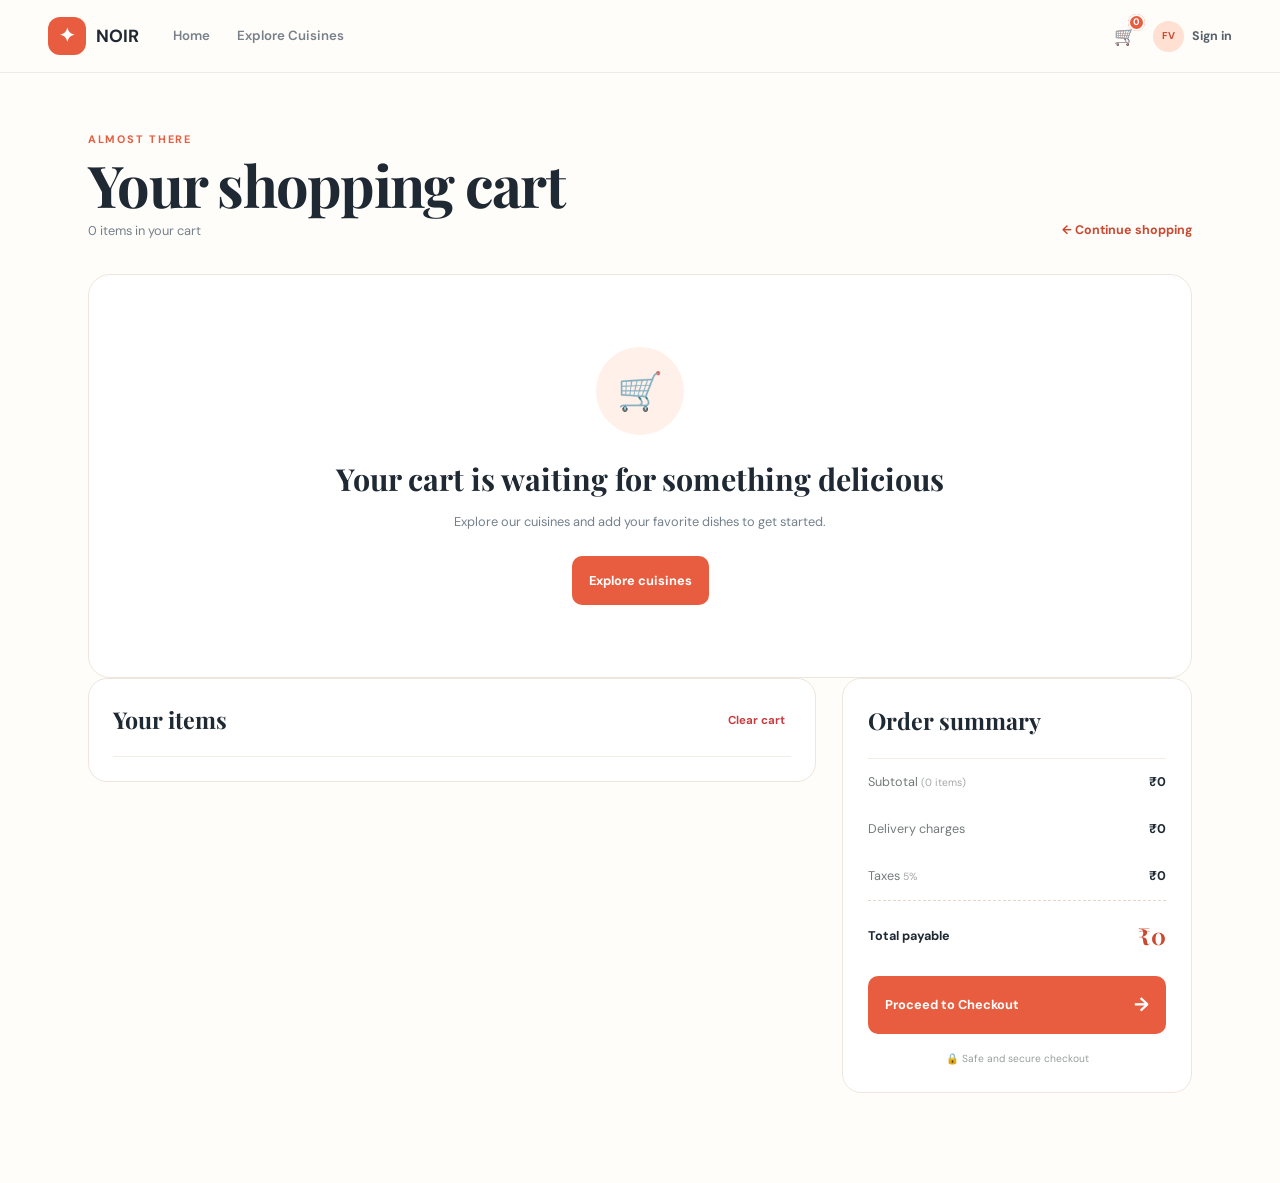
<file: pages/cart.html>
<!doctype html>
<html lang="en" class="cart-page">
<head>
  <meta charset="UTF-8">
  <meta name="viewport" content="width=device-width, initial-scale=1.0">
  <title>Your Cart | NOIR</title>
  <link rel="stylesheet" href="../css/reset.css">
  <link rel="stylesheet" href="../css/variables.css">
  <link rel="stylesheet" href="../css/global.css">
  <link rel="stylesheet" href="../css/home.css">
  <link rel="stylesheet" href="../css/cart.css">
</head>
<body>
  <header class="home-header"><div class="nav-wrap">
    <a class="brand" href="../index.html"><span class="brand-mark">✦</span><span>NOIR</span></a>
    <nav class="main-nav" aria-label="Main navigation"><a class="nav-link" href="../index.html">Home</a><a class="nav-link" href="../index.html#cuisines">Explore Cuisines</a></nav>
    <div class="nav-actions"><a class="cart-link active-cart" href="cart.html" aria-label="Shopping cart"><span aria-hidden="true">🛒</span><span class="cart-count" data-cart-count>0</span></a><a class="profile-link" data-profile-link href="login.html"><span class="profile-avatar" data-profile-avatar>FV</span><span class="profile-name" data-profile-name>Sign in</span></a></div>
  </div></header>

  <main class="cart-main">
    <div class="cart-heading"><div><span class="section-kicker">Almost there</span><h1>Your shopping cart</h1><p data-cart-count-label>0 items in your cart</p></div><a class="back-link" href="../index.html">← Continue shopping</a></div>
    <section class="empty-cart" data-empty-cart hidden><div class="empty-cart-icon">🛒</div><h2>Your cart is waiting for something delicious</h2><p>Explore our cuisines and add your favorite dishes to get started.</p><a class="primary-cart-button" href="../index.html#cuisines">Explore cuisines</a></section>
    <div class="cart-layout" data-cart-layout>
      <section class="cart-items-panel"><div class="cart-panel-heading"><h2>Your items</h2><button class="clear-cart-button" type="button" data-clear-cart>Clear cart</button></div><div class="cart-items" data-cart-items></div></section>
      <aside class="order-summary"><h2>Order summary</h2><div class="summary-row"><span>Subtotal <small data-summary-count>(0 items)</small></span><strong data-subtotal>₹0</strong></div><div class="summary-row"><span>Delivery charges</span><strong data-delivery>₹0</strong></div><div class="summary-row"><span>Taxes <small>5%</small></span><strong data-tax>₹0</strong></div><div class="summary-divider"></div><div class="summary-total"><span>Total payable</span><strong data-total>₹0</strong></div><a class="checkout-button" data-checkout-link href="checkout.html">Proceed to Checkout <span>→</span></a><p class="secure-note">🔒 Safe and secure checkout</p></aside>
    </div>
  </main>
  <script type="module" src="../js/cart-page.js"></script><script type="module" src="../js/app.js"></script>
</body>
</html>
</file>
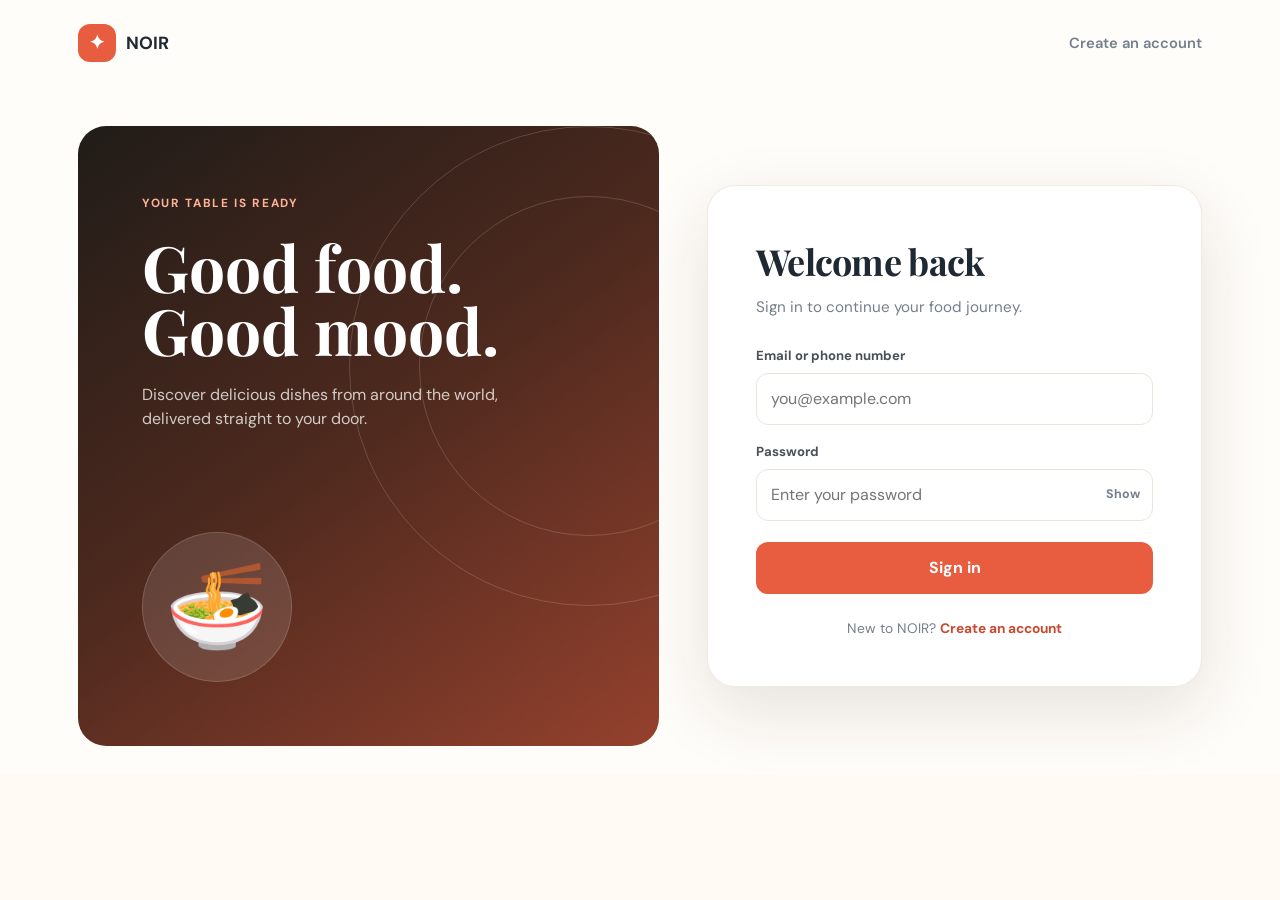
<file: pages/checkout.html>
<!doctype html>
<html lang="en" class="checkout-page">
<head>
  <meta charset="UTF-8">
  <meta name="viewport" content="width=device-width, initial-scale=1.0">
  <title>Checkout | NOIR</title>
  <link rel="stylesheet" href="../css/reset.css">
  <link rel="stylesheet" href="../css/variables.css">
  <link rel="stylesheet" href="../css/global.css">
  <link rel="stylesheet" href="../css/home.css">
  <link rel="stylesheet" href="../css/checkout.css">
</head>
<body>
  <header class="home-header"><div class="nav-wrap">
    <a class="brand" href="../index.html"><span class="brand-mark">✦</span><span>NOIR</span></a>
    <div class="checkout-progress"><span class="progress-done">1 Cart</span><span>›</span><strong>2 Checkout</strong><span>›</span><span>3 Confirmation</span></div>
    <a class="cart-link" href="cart.html" aria-label="Back to cart">🛒</a>
  </div></header>
  <main class="checkout-main">
    <div class="checkout-heading"><span class="section-kicker">Almost ready</span><h1>Complete your order</h1><p>Freshly made, carefully packed and on its way to you.</p></div>
    <section class="checkout-layout" data-checkout-layout>
      <form class="checkout-form" id="checkout-form" novalidate>
        <section class="checkout-card"><div class="checkout-card-heading"><span class="step-number">01</span><div><h2>Contact details</h2><p>We’ll use these details for your order updates.</p></div></div><div class="form-grid"><div class="checkout-field"><label for="customer-name">Full name</label><input id="customer-name" name="fullName" type="text" autocomplete="name" required><span class="checkout-error" data-error-for="customer-name"></span></div><div class="checkout-field"><label for="customer-phone">Phone number</label><input id="customer-phone" name="phone" type="tel" autocomplete="tel" required><span class="checkout-error" data-error-for="customer-phone"></span></div><div class="checkout-field full-width"><label for="customer-email">Email address</label><input id="customer-email" name="email" type="email" autocomplete="email" required><span class="checkout-error" data-error-for="customer-email"></span></div></div></section>
        <section class="checkout-card"><div class="checkout-card-heading"><span class="step-number">02</span><div><h2>Delivery address</h2><p>Where should we deliver the deliciousness?</p></div></div><div class="form-grid"><div class="checkout-field full-width"><label for="address-line">Flat, house no. and street</label><input id="address-line" name="address" type="text" autocomplete="street-address" placeholder="Apartment, house number and street" required><span class="checkout-error" data-error-for="address-line"></span></div><div class="checkout-field"><label for="address-city">City</label><input id="address-city" name="city" type="text" autocomplete="address-level2" placeholder="Mumbai" required><span class="checkout-error" data-error-for="address-city"></span></div><div class="checkout-field"><label for="address-state">State</label><input id="address-state" name="state" type="text" autocomplete="address-level1" placeholder="Maharashtra" required><span class="checkout-error" data-error-for="address-state"></span></div><div class="checkout-field"><label for="address-pincode">PIN code</label><input id="address-pincode" name="pincode" type="text" inputmode="numeric" autocomplete="postal-code" placeholder="400001" required><span class="checkout-error" data-error-for="address-pincode"></span></div></div></section>
        <section class="checkout-card"><div class="checkout-card-heading"><span class="step-number">03</span><div><h2>Payment method</h2><p>Simple, secure and hassle-free.</p></div></div><label class="payment-option"><input type="radio" name="payment" value="cod" checked><span class="payment-icon">💵</span><span><strong>Cash on Delivery</strong><small>Pay when your order arrives</small></span><span class="payment-check">✓</span></label><p class="payment-note">Online payments are not enabled in this demo experience.</p></section>
        <div class="checkout-message" data-checkout-message role="alert"></div><button class="place-order-button" type="submit">Place Order <span>→</span></button>
      </form>
      <aside class="checkout-summary"><h2>Your order</h2><div class="checkout-items" data-checkout-items></div><div class="checkout-summary-lines"><div><span>Subtotal</span><strong data-checkout-subtotal>₹0</strong></div><div><span>Delivery fee</span><strong data-checkout-delivery>₹0</strong></div><div><span>Taxes</span><strong data-checkout-tax>₹0</strong></div></div><div class="checkout-total"><span>Total payable</span><strong data-checkout-total>₹0</strong></div></aside>
    </section>
    <section class="order-confirmation" data-confirmation hidden><div class="confirmation-check">✓</div><span class="section-kicker">Order confirmed</span><h2>That’s a delicious decision!</h2><p>Your order has been placed successfully. We’ll start preparing it right away.</p><div class="order-id-box"><span>Order ID</span><strong data-order-id></strong></div><p class="confirmation-small">A confirmation has been saved for your demo order. Cash on Delivery selected.</p><a class="primary-cart-button" href="../index.html">Continue exploring</a></section>
  </main>
  <script type="module" src="../js/checkout-page.js"></script><script type="module" src="../js/app.js"></script>
</body>
</html>
</file>
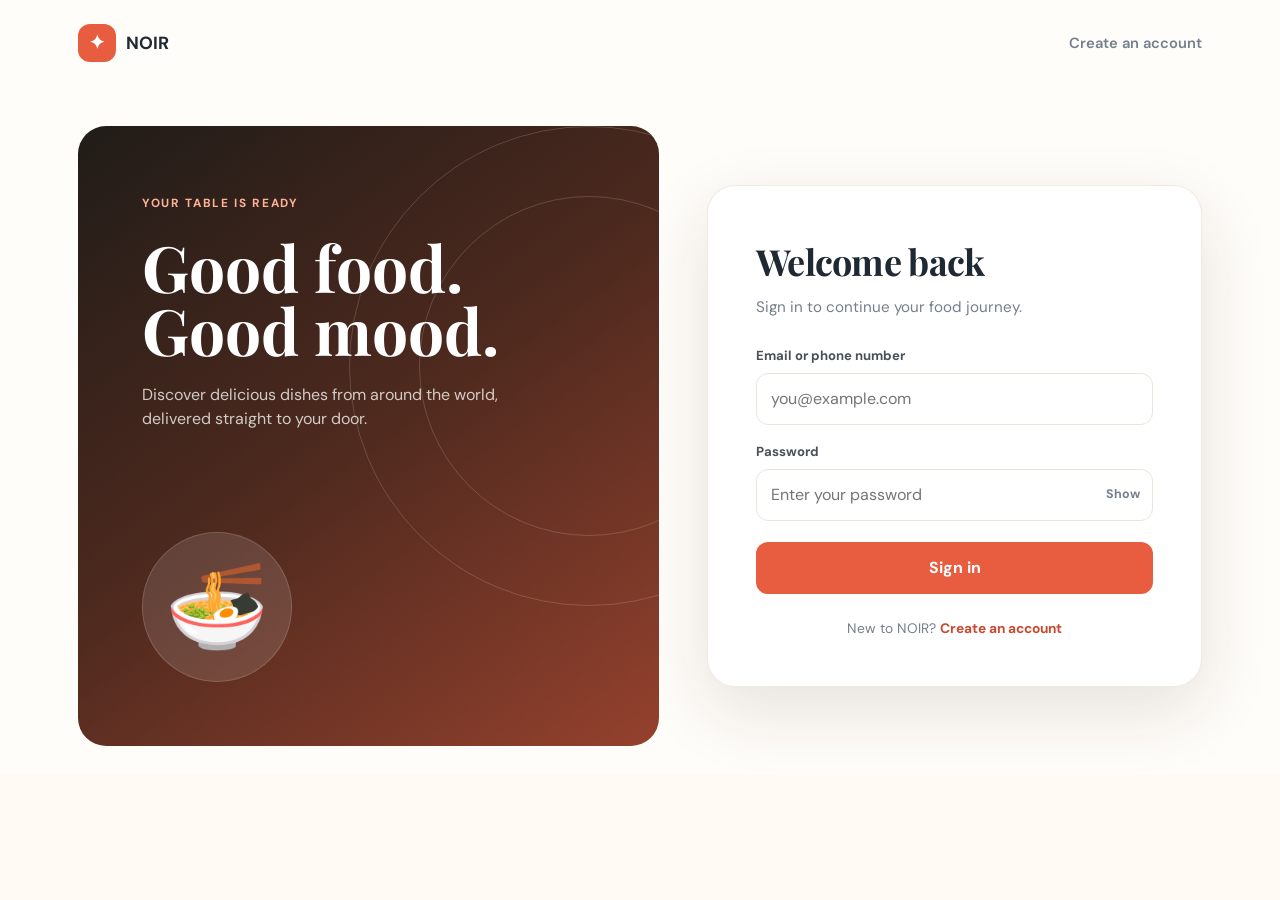
<file: pages/login.html>
<!doctype html>
<html lang="en" class="auth-page">
<head>
  <meta charset="UTF-8">
  <meta name="viewport" content="width=device-width, initial-scale=1.0">
  <title>Login | NOIR</title>
  <link rel="stylesheet" href="../css/reset.css">
  <link rel="stylesheet" href="../css/variables.css">
  <link rel="stylesheet" href="../css/global.css">
  <link rel="stylesheet" href="../css/auth.css">
</head>
<body>
  <header class="site-header">
    <a class="brand" href="../index.html" aria-label="NOIR home">
      <span class="brand-mark" aria-hidden="true">✦</span>
      <span>NOIR</span>
    </a>
    <a class="header-link" href="signup.html">Create an account</a>
  </header>

  <main class="auth-shell">
    <section class="auth-intro" aria-label="NOIR introduction">
      <div class="intro-copy">
        <span class="eyebrow">Your table is ready</span>
        <h1>Good food.<br>Good mood.</h1>
        <p>Discover delicious dishes from around the world, delivered straight to your door.</p>
      </div>
      <div class="food-orbit" aria-hidden="true">🍜</div>
    </section>

    <section class="auth-card">
      <h2>Welcome back</h2>
      <p class="auth-subtitle">Sign in to continue your food journey.</p>
      <form class="auth-form" id="login-form" novalidate>
        <div class="field">
          <label for="login-identifier">Email or phone number</label>
          <input id="login-identifier" name="identifier" type="text" autocomplete="username" placeholder="you@example.com" required>
          <span class="field-error" data-error-for="login-identifier"></span>
        </div>
        <div class="field">
          <label for="login-password">Password</label>
          <div class="input-wrap">
            <input class="has-toggle" id="login-password" name="password" type="password" autocomplete="current-password" placeholder="Enter your password" required>
            <button class="toggle-password" type="button" data-password-toggle="login-password" aria-label="Show password">Show</button>
          </div>
          <span class="field-error" data-error-for="login-password"></span>
        </div>
        <div class="form-message" id="login-message" role="alert"></div>
        <button class="primary-button" type="submit">Sign in</button>
      </form>
      <p class="auth-switch">New to NOIR? <a href="signup.html">Create an account</a></p>
    </section>
  </main>
  <script type="module" src="../js/auth-page.js"></script>
</body>
</html>
</file>
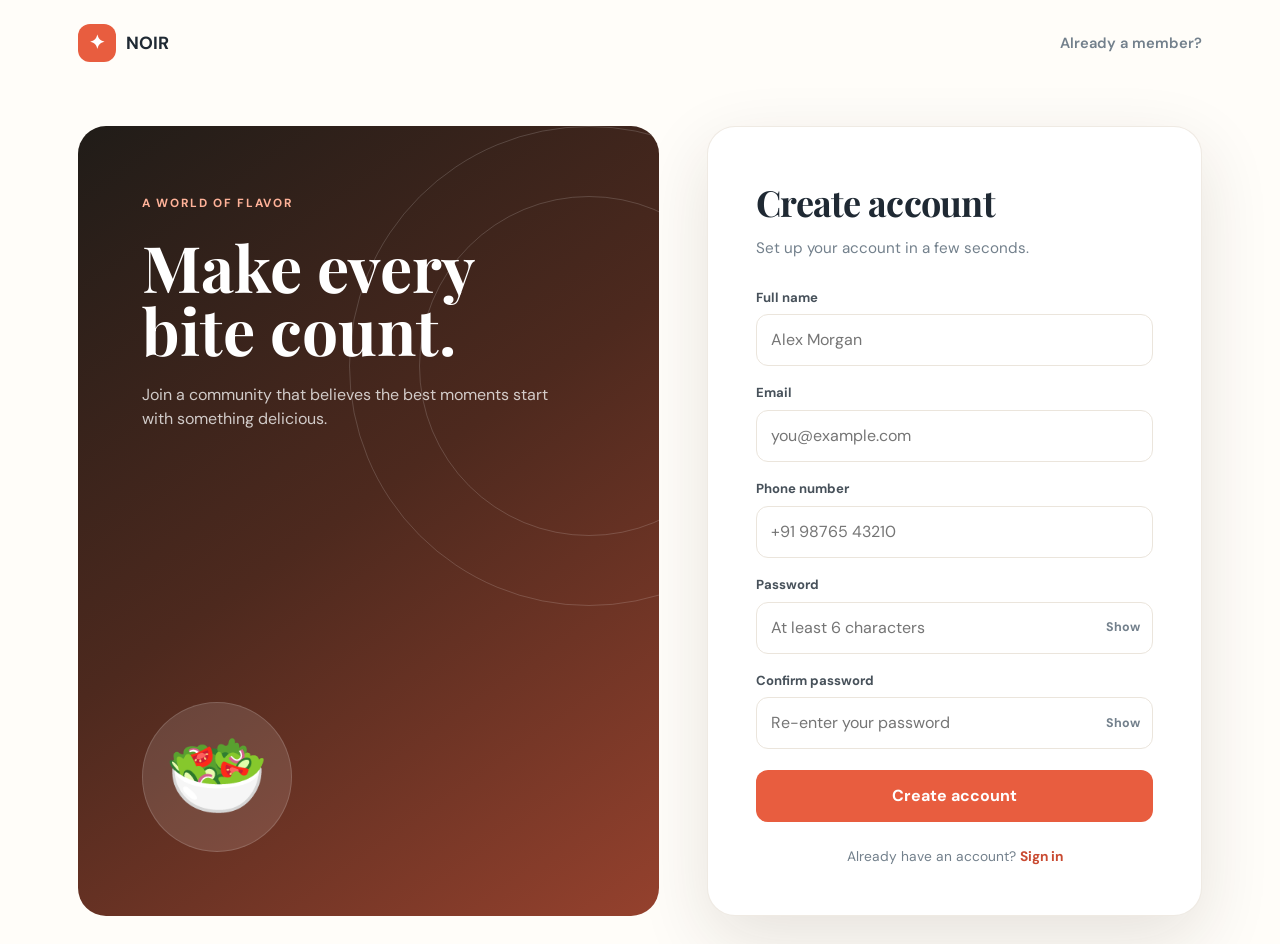
<file: pages/signup.html>
<!doctype html>
<html lang="en" class="auth-page">
<head>
  <meta charset="UTF-8">
  <meta name="viewport" content="width=device-width, initial-scale=1.0">
  <title>Sign Up | NOIR</title>
  <link rel="stylesheet" href="../css/reset.css">
  <link rel="stylesheet" href="../css/variables.css">
  <link rel="stylesheet" href="../css/global.css">
  <link rel="stylesheet" href="../css/auth.css">
</head>
<body>
  <header class="site-header">
    <a class="brand" href="../index.html" aria-label="NOIR home">
      <span class="brand-mark" aria-hidden="true">✦</span>
      <span>NOIR</span>
    </a>
    <a class="header-link" href="login.html">Already a member?</a>
  </header>

  <main class="auth-shell">
    <section class="auth-intro" aria-label="NOIR introduction">
      <div class="intro-copy">
        <span class="eyebrow">A world of flavor</span>
        <h1>Make every bite count.</h1>
        <p>Join a community that believes the best moments start with something delicious.</p>
      </div>
      <div class="food-orbit" aria-hidden="true">🥗</div>
    </section>

    <section class="auth-card">
      <h2>Create account</h2>
      <p class="auth-subtitle">Set up your account in a few seconds.</p>
      <form class="auth-form" id="signup-form" novalidate>
        <div class="field">
          <label for="signup-name">Full name</label>
          <input id="signup-name" name="fullName" type="text" autocomplete="name" placeholder="Alex Morgan" required>
          <span class="field-error" data-error-for="signup-name"></span>
        </div>
        <div class="field">
          <label for="signup-email">Email</label>
          <input id="signup-email" name="email" type="email" autocomplete="email" placeholder="you@example.com" required>
          <span class="field-error" data-error-for="signup-email"></span>
        </div>
        <div class="field">
          <label for="signup-phone">Phone number</label>
          <input id="signup-phone" name="phone" type="tel" autocomplete="tel" placeholder="+91 98765 43210" required>
          <span class="field-error" data-error-for="signup-phone"></span>
        </div>
        <div class="field">
          <label for="signup-password">Password</label>
          <div class="input-wrap">
            <input class="has-toggle" id="signup-password" name="password" type="password" autocomplete="new-password" placeholder="At least 6 characters" required>
            <button class="toggle-password" type="button" data-password-toggle="signup-password" aria-label="Show password">Show</button>
          </div>
          <span class="field-error" data-error-for="signup-password"></span>
        </div>
        <div class="field">
          <label for="signup-confirm-password">Confirm password</label>
          <div class="input-wrap">
            <input class="has-toggle" id="signup-confirm-password" name="confirmPassword" type="password" autocomplete="new-password" placeholder="Re-enter your password" required>
            <button class="toggle-password" type="button" data-password-toggle="signup-confirm-password" aria-label="Show password">Show</button>
          </div>
          <span class="field-error" data-error-for="signup-confirm-password"></span>
        </div>
        <div class="form-message" id="signup-message" role="alert"></div>
        <button class="primary-button" type="submit">Create account</button>
      </form>
      <p class="auth-switch">Already have an account? <a href="login.html">Sign in</a></p>
    </section>
  </main>
  <script type="module" src="../js/auth-page.js"></script>
</body>
</html>
</file>
<file: css/variables.css>
:root {
  --ink: #1f2933;
  --muted: #73808c;
  --paper: #fffdf9;
  --surface: #ffffff;
  --line: #ebe5dc;
  --brand: #e85d3f;
  --brand-dark: #c94a31;
  --brand-soft: #fff0e9;
  --success: #23815d;
  --danger: #c53e42;
  --shadow: 0 24px 70px rgba(49, 32, 20, 0.12);
  --radius-lg: 28px;
  --radius-md: 16px;
  --transition: 180ms ease;
}
</file>
<file: css/global.css>
@import url('https://fonts.googleapis.com/css2?family=DM+Sans:wght@400;500;600;700&family=Playfair+Display:wght@600;700&display=swap');

body {
  min-width: 320px;
  background: var(--paper);
  color: var(--ink);
  font-family: 'DM Sans', sans-serif;
  line-height: 1.5;
}

a {
  color: inherit;
  text-decoration: none;
}

button {
  border: 0;
  cursor: pointer;
}

.site-header {
  align-items: center;
  display: flex;
  justify-content: space-between;
  margin: 0 auto;
  max-width: 1180px;
  padding: 24px 28px;
}

.brand {
  align-items: center;
  display: inline-flex;
  gap: 10px;
  font-size: 1.1rem;
  font-weight: 700;
}

.brand-mark {
  align-items: center;
  background: var(--brand);
  border-radius: 12px;
  color: #fff;
  display: inline-flex;
  font-size: 1.2rem;
  height: 38px;
  justify-content: center;
  width: 38px;
}

.header-link {
  color: var(--muted);
  font-size: .92rem;
  font-weight: 600;
}

.header-link:hover {
  color: var(--brand);
}

.sr-only {
  height: 1px;
  margin: -1px;
  overflow: hidden;
  position: absolute;
  width: 1px;
  clip: rect(0, 0, 0, 0);
}
</file>
<file: css/home.css>
.home-page { background: #fffdf9; min-height: 100vh; }
.home-header { background: rgba(255, 253, 249, .92); border-bottom: 1px solid #f0ebe5; position: sticky; top: 0; z-index: 20; backdrop-filter: blur(16px); }
.nav-wrap { align-items: center; display: flex; gap: 34px; justify-content: space-between; margin: 0 auto; max-width: 1240px; padding: 17px 28px; }
.brand-accent { color: var(--brand); }
.main-nav { align-items: center; display: flex; gap: 27px; margin-right: auto; }
.nav-link { color: #78818a; font-size: .83rem; font-weight: 600; position: relative; }
.nav-link:hover, .nav-link.active { color: var(--ink); }
.nav-link.active::after { background: var(--brand); border-radius: 8px; bottom: -24px; content: ''; height: 3px; left: 50%; position: absolute; transform: translateX(-50%); width: 17px; }
.nav-actions { align-items: center; display: flex; gap: 17px; }
.nav-icon-link { color: var(--ink); font-size: 1.7rem; line-height: 1; transform: rotate(-20deg); }
.cart-link { align-items: center; display: inline-flex; font-size: 1.1rem; position: relative; }
.cart-count { align-items: center; background: var(--brand); border: 2px solid #fffdf9; border-radius: 50%; color: #fff; display: flex; font-size: .6rem; font-weight: 700; height: 17px; justify-content: center; position: absolute; right: -9px; top: -9px; width: 17px; }
.profile-link { align-items: center; display: inline-flex; gap: 8px; }
.profile-avatar { align-items: center; background: #ffe0d2; border-radius: 50%; color: var(--brand-dark); display: flex; font-size: .62rem; font-weight: 700; height: 31px; justify-content: center; width: 31px; }
.profile-name { color: #56616a; font-size: .78rem; font-weight: 700; max-width: 100px; overflow: hidden; text-overflow: ellipsis; white-space: nowrap; }
.mobile-menu-button { background: none; display: none; font-size: 1.3rem; }
.home-container { margin: 0 auto; max-width: 1240px; padding: 33px 28px 80px; }
.home-hero { background: linear-gradient(90deg, rgba(33, 23, 17, .89) 0%, rgba(33, 23, 17, .67) 46%, rgba(33, 23, 17, .08) 100%), url('https://images.unsplash.com/photo-1504674900247-0877df9cc836?auto=format&fit=crop&w=1800&q=90') center/cover; border-radius: 27px; color: #fff; min-height: 472px; overflow: hidden; padding: clamp(45px, 7vw, 84px); position: relative; }
.hero-content { max-width: 540px; position: relative; z-index: 1; }
.eyebrow, .section-kicker { color: #ffae95; display: block; font-size: .68rem; font-weight: 700; letter-spacing: .16em; text-transform: uppercase; }
.hero-content h1 { font-family: 'Playfair Display', serif; font-size: clamp(3.1rem, 6vw, 5.3rem); letter-spacing: -.04em; line-height: .96; margin: 17px 0; }
.hero-copy { color: rgba(255,255,255,.76); font-size: .97rem; line-height: 1.7; max-width: 410px; }
.hero-search { align-items: center; background: #fff; border-radius: 13px; display: flex; gap: 10px; margin-top: 31px; max-width: 485px; padding: 6px; }
.search-symbol { color: var(--brand); font-size: 1.6rem; line-height: 1; margin-left: 10px; transform: rotate(-20deg); }
.hero-search input { border: 0; color: var(--ink); min-width: 0; outline: 0; padding: 12px 0; width: 100%; }
.hero-search button, .offer-button { background: var(--brand); border-radius: 9px; color: #fff; font-size: .78rem; font-weight: 700; padding: 13px 20px; white-space: nowrap; }
.clear-search { background: transparent !important; color: #8c9292 !important; font-size: 1.25rem !important; padding: 7px 10px !important; }
.clear-search:hover { color: var(--brand) !important; }
.hero-meta { align-items: center; color: rgba(255,255,255,.63); display: flex; font-size: .72rem; gap: 11px; margin-top: 20px; }
.hero-meta b { color: #fff; }.meta-dot { color: #fa8364; }
.hero-sticker { align-items: center; background: #fff; border-radius: 50%; box-shadow: 0 12px 28px rgba(0,0,0,.2); display: flex; font-size: 2rem; height: 69px; justify-content: center; position: absolute; width: 69px; }
.sticker-one { right: 13%; top: 21%; transform: rotate(10deg); }.sticker-two { bottom: 18%; right: 26%; font-size: 1.7rem; transform: rotate(-12deg); }
.hero-rating { align-items: center; background: rgba(255,255,255,.94); border-radius: 11px; bottom: 29px; color: var(--ink); display: flex; gap: 6px; padding: 10px 14px; position: absolute; right: 37px; }.hero-rating span { color: #f4ae38; }.hero-rating strong { font-size: .8rem; }.hero-rating small { color: #8a8f92; font-size: .61rem; margin-left: 2px; }
.section-block { margin-top: 77px; }.section-heading { align-items: end; display: flex; justify-content: space-between; margin-bottom: 24px; }.section-heading h2 { font-family: 'Playfair Display', serif; font-size: clamp(1.8rem, 3vw, 2.3rem); line-height: 1.1; margin-top: 7px; }.text-link { color: var(--brand-dark); font-size: .79rem; font-weight: 700; }.text-link span { font-size: 1.05rem; margin-left: 5px; }.section-kicker { color: var(--brand); }
.global-search-results { background: #fff7f1; border: 1px solid #f3e4d9; border-radius: 22px; margin-top: 34px; padding: 31px; scroll-margin-top: 92px; }.global-search-results[hidden] { display: none; }.search-summary { color: var(--muted); font-size: .78rem; margin: -9px 0 22px; }.clear-results { background: transparent; color: var(--brand-dark); font-size: .76rem; font-weight: 700; padding: 7px 0; }.global-search-results .food-grid { grid-template-columns: repeat(4, 1fr); }.food-cuisine { color: var(--brand-dark); display: block; font-size: .67rem; font-weight: 700; margin-top: 5px; }.no-results { padding: 42px 20px 30px; text-align: center; }.no-results span { color: var(--brand); font-size: 2.5rem; }.no-results h3 { font-family: 'Playfair Display', serif; font-size: 1.7rem; margin: 8px 0; }.no-results p { color: var(--muted); font-size: .78rem; }
.cuisine-grid { display: grid; gap: 13px; grid-template-columns: repeat(9, 1fr); }.cuisine-card { align-items: center; background: #fff; border: 1px solid #f0ebe4; border-radius: 15px; display: flex; flex-direction: column; min-height: 145px; padding: 17px 7px 13px; text-align: center; transition: transform .2s ease, box-shadow .2s ease; }.cuisine-card:hover { box-shadow: 0 13px 25px rgba(70,42,24,.1); transform: translateY(-5px); }.cuisine-emoji { align-items: center; background: #fff3eb; border-radius: 50%; display: flex; font-size: 1.85rem; height: 65px; justify-content: center; margin-bottom: 11px; width: 65px; }.cuisine-card strong { font-size: .78rem; }.cuisine-card small { color: #9b9d9b; font-size: .59rem; margin-top: 4px; }.cuisine-american .cuisine-emoji { background: #fff6dc; }.cuisine-mexican .cuisine-emoji { background: #e8f6e9; }.cuisine-japanese .cuisine-emoji { background: #ffe8ec; }.cuisine-chinese .cuisine-emoji { background: #fff0f0; }.cuisine-italian .cuisine-emoji { background: #e7f5eb; }.cuisine-korean .cuisine-emoji { background: #f0eaff; }.cuisine-thai .cuisine-emoji { background: #fff5da; }.cuisine-continental .cuisine-emoji { background: #e9f4f8; }
.dish-grid { display: grid; gap: 20px; grid-template-columns: repeat(3, 1fr); }.dish-card { background: #fff; border: 1px solid #f0ebe4; border-radius: 17px; overflow: hidden; transition: box-shadow .2s ease, transform .2s ease; }.dish-card:hover { box-shadow: 0 18px 32px rgba(70,42,24,.1); transform: translateY(-4px); }.dish-image { height: 203px; overflow: hidden; position: relative; }.dish-image img { height: 100%; object-fit: cover; transition: transform .35s ease; width: 100%; }.dish-card:hover .dish-image img { transform: scale(1.04); }.dish-badge { background: #fff0e8; border-radius: 5px; color: var(--brand-dark); font-size: .58rem; font-weight: 700; left: 12px; padding: 6px 8px; position: absolute; top: 12px; }.dish-badge.green { background: #e7f5e9; color: #397d4f; }.dish-badge.purple { background: #eeeaff; color: #6652a9; }.save-button { background: rgba(255,255,255,.9); border-radius: 50%; color: var(--brand); font-size: 1.25rem; height: 32px; position: absolute; right: 12px; top: 12px; width: 32px; }.dish-info { padding: 17px; }.dish-title-row { align-items: start; display: flex; gap: 8px; justify-content: space-between; }.dish-title-row h3 { font-size: .94rem; }.rating { color: #e89518; font-size: .68rem; font-weight: 700; white-space: nowrap; }.dish-info p { color: #929899; font-size: .72rem; line-height: 1.5; margin: 8px 0 16px; }.dish-bottom { align-items: center; display: flex; justify-content: space-between; }.dish-bottom strong { font-family: 'Playfair Display', serif; font-size: 1.18rem; }.add-button { background: var(--brand-soft); border-radius: 7px; color: var(--brand-dark); font-size: .7rem; font-weight: 700; padding: 9px 13px; }.add-button:hover { background: var(--brand); color: #fff; }.empty-search { color: var(--muted); padding: 25px; text-align: center; }
.split-section { margin-top: 78px; }.trend-grid { display: grid; gap: 18px; grid-template-columns: repeat(2, 1fr); }.trend-card { align-items: end; background-position: center; background-size: cover; border-radius: 18px; color: #fff; display: flex; justify-content: space-between; min-height: 225px; overflow: hidden; padding: 27px; position: relative; }.trend-card::before { background: linear-gradient(90deg, rgba(23,20,18,.8), transparent); content: ''; inset: 0; position: absolute; }.trend-card > * { position: relative; }.trend-noodles { background-image: url('https://images.unsplash.com/photo-1559314809-0d155014e29e?auto=format&fit=crop&w=1000&q=85'); }.trend-tacos { background-image: url('https://images.unsplash.com/photo-1552332386-f8dd00dc2f85?auto=format&fit=crop&w=1000&q=85'); }.trend-card span { color: #ffb195; font-size: .63rem; font-weight: 700; letter-spacing: .11em; text-transform: uppercase; }.trend-card h3 { font-family: 'Playfair Display', serif; font-size: 1.9rem; line-height: 1; margin: 9px 0; }.trend-card small { color: rgba(255,255,255,.7); font-size: .7rem; }.trend-card > strong { align-items: center; background: #fff; border-radius: 50%; color: var(--brand); display: flex; font-size: 1.2rem; height: 37px; justify-content: center; width: 37px; }
.offer-banner { align-items: center; background: #2d2520; border-radius: 20px; color: #fff; display: flex; justify-content: space-between; margin-top: 78px; min-height: 285px; overflow: hidden; padding: 45px 73px; position: relative; }.offer-copy { position: relative; z-index: 1; }.offer-copy .section-kicker { color: #ffad91; }.offer-copy h2 { font-family: 'Playfair Display', serif; font-size: clamp(2rem, 4vw, 3.2rem); line-height: .98; margin: 13px 0; }.offer-copy h2 em { color: #f47756; font-style: normal; }.offer-copy p { color: #bbb1aa; font-size: .8rem; }.offer-copy p strong { color: #fff; }.offer-button { margin-top: 20px; }.offer-button strong { margin-left: 7px; }.offer-art { font-size: 9rem; position: relative; right: 5%; transform: rotate(-15deg); z-index: 1; }.offer-spark { color: #ef6447; font-size: 2rem; position: absolute; }.spark-a { right: 33%; top: 27%; }.spark-b { bottom: 20%; right: 15%; font-size: 1rem; }
.site-footer { background: #211d1a; color: #fff; padding: 50px 28px 20px; }.footer-inner, .footer-bottom { display: flex; justify-content: space-between; margin: 0 auto; max-width: 1184px; }.footer-brand { color: #fff; }.footer-inner > div:first-child p { color: #8e8984; font-size: .73rem; margin-top: 16px; }.footer-links { display: flex; gap: 75px; }.footer-links, .footer-social { font-size: .73rem; }.footer-links div { display: flex; flex-direction: column; gap: 11px; }.footer-links strong, .footer-social strong { color: #fff; margin-bottom: 5px; }.footer-links a { color: #8e8984; }.footer-links a:hover { color: #fff; }.footer-social > div { display: flex; gap: 9px; margin-top: 15px; }.footer-social a { align-items: center; border: 1px solid #4c4540; border-radius: 50%; color: #b9b1aa; display: flex; font-size: .7rem; height: 29px; justify-content: center; width: 29px; }.footer-bottom { border-top: 1px solid #38312d; color: #77716c; font-size: .65rem; margin-top: 42px; padding-top: 19px; }.footer-bottom span:last-child { color: #99908a; }
@media (max-width: 1050px) { .cuisine-grid { grid-template-columns: repeat(5, 1fr); }.nav-wrap { gap: 20px; }.main-nav { gap: 16px; }.global-search-results .food-grid { grid-template-columns: repeat(3, 1fr); } }
@media (max-width: 760px) { .nav-wrap { padding: 15px 20px; }.mobile-menu-button { display: block; margin-left: auto; }.main-nav { background: #fff; border: 1px solid var(--line); border-radius: 13px; display: none; flex-direction: column; gap: 18px; left: 20px; padding: 20px; position: absolute; right: 20px; top: 68px; }.main-nav.is-open { display: flex; }.nav-link.active::after { bottom: -8px; }.nav-actions { gap: 12px; }.profile-name { display: none; }.home-container { padding: 20px 16px 60px; }.home-hero { min-height: 525px; padding: 42px 28px; }.hero-sticker { opacity: .82; right: 9%; }.sticker-two { right: 17%; }.hero-rating { bottom: 25px; left: 28px; right: auto; }.cuisine-grid { grid-template-columns: repeat(3, 1fr); }.dish-grid, .trend-grid, .global-search-results .food-grid { grid-template-columns: 1fr; }.global-search-results { padding: 24px 17px; }.offer-banner { padding: 38px 28px; }.offer-art { font-size: 6rem; position: absolute; right: 3%; top: 20%; }.footer-inner { flex-wrap: wrap; gap: 35px; }.footer-links { gap: 35px; }.footer-social { width: 100%; }.footer-bottom { gap: 10px; flex-direction: column; } }
@media (max-width: 440px) { .hero-meta { align-items: start; flex-direction: column; gap: 2px; }.meta-dot { display: none; }.hero-search button { padding: 12px 13px; }.cuisine-card { min-height: 132px; }.cuisine-emoji { font-size: 1.5rem; height: 55px; width: 55px; }.cuisine-card small { display: none; }.footer-links { gap: 26px; } }
</file>
<file: css/cart.css>
.cart-page { background: #fffaf5; min-height: 100vh; }
.active-cart { filter: drop-shadow(0 0 0 var(--brand)); }
.cart-main { margin: 0 auto; max-width: 1160px; padding: 58px 28px 90px; }
.cart-heading { align-items: end; display: flex; justify-content: space-between; margin-bottom: 34px; }.cart-heading h1 { font-family: 'Playfair Display', serif; font-size: clamp(2.3rem, 5vw, 3.6rem); letter-spacing: -.03em; line-height: 1; margin: 9px 0 7px; }.cart-heading p { color: var(--muted); font-size: .8rem; }.back-link { color: var(--brand-dark); font-size: .78rem; font-weight: 700; }
.cart-layout { align-items: start; display: grid; gap: 26px; grid-template-columns: minmax(0, 1fr) 350px; }.cart-items-panel, .order-summary { background: #fff; border: 1px solid #eee6de; border-radius: 19px; }.cart-items-panel { padding: 24px; }.cart-panel-heading { align-items: center; border-bottom: 1px solid #f2ece6; display: flex; justify-content: space-between; padding-bottom: 18px; }.cart-panel-heading h2, .order-summary h2 { font-family: 'Playfair Display', serif; font-size: 1.45rem; }.clear-cart-button { background: transparent; color: var(--danger); font-size: .72rem; font-weight: 700; }
.cart-item { align-items: center; border-bottom: 1px solid #f2ece6; display: grid; gap: 15px; grid-template-columns: 84px minmax(0, 1fr) auto auto; padding: 19px 0; }.cart-item:last-child { border-bottom: 0; padding-bottom: 4px; }.cart-item-image { border-radius: 12px; height: 84px; object-fit: cover; width: 84px; }.cart-item-info h3 { font-size: .92rem; }.cart-item-info p { color: var(--muted); font-size: .7rem; margin-top: 5px; }.cart-item-price { color: var(--brand-dark); font-size: .82rem; font-weight: 700; margin-top: 9px; }.quantity-control { align-items: center; border: 1px solid #e7e0d8; border-radius: 8px; display: flex; }.quantity-control button { background: transparent; color: var(--brand-dark); font-size: 1rem; height: 29px; width: 29px; }.quantity-control span { font-size: .75rem; font-weight: 700; min-width: 21px; text-align: center; }.item-total { font-family: 'Playfair Display', serif; font-size: 1.05rem; min-width: 67px; text-align: right; }.remove-item { background: transparent; color: #aaa4a0; font-size: .9rem; margin-left: 5px; }.remove-item:hover { color: var(--danger); }
.order-summary { padding: 25px; position: sticky; top: 95px; }.order-summary h2 { border-bottom: 1px solid #f2ece6; padding-bottom: 19px; }.summary-row, .summary-total { align-items: center; display: flex; font-size: .79rem; justify-content: space-between; padding: 14px 0; }.summary-row span { color: #747a7b; }.summary-row small { color: #a4a6a4; font-size: .65rem; }.summary-row strong { color: var(--ink); }.summary-divider { border-top: 1px dashed #e0d8cf; }.summary-total { font-weight: 700; padding: 18px 0 22px; }.summary-total strong { color: var(--brand-dark); font-family: 'Playfair Display', serif; font-size: 1.45rem; }.checkout-button, .primary-cart-button { align-items: center; background: var(--brand); border-radius: 10px; color: #fff; display: flex; font-size: .8rem; font-weight: 700; justify-content: space-between; padding: 15px 17px; transition: background .18s ease, transform .18s ease; }.checkout-button:hover, .primary-cart-button:hover { background: var(--brand-dark); transform: translateY(-1px); }.checkout-button span { font-size: 1.2rem; }.secure-note { color: #9a9d9d; font-size: .64rem; margin-top: 17px; text-align: center; }
.empty-cart { background: #fff; border: 1px solid #eee6de; border-radius: 22px; padding: 72px 24px; text-align: center; }.empty-cart-icon { align-items: center; background: var(--brand-soft); border-radius: 50%; display: flex; font-size: 2.3rem; height: 88px; justify-content: center; margin: 0 auto 21px; width: 88px; }.empty-cart h2 { font-family: 'Playfair Display', serif; font-size: 1.9rem; }.empty-cart p { color: var(--muted); font-size: .8rem; margin: 10px auto 25px; }.primary-cart-button { display: inline-flex; justify-content: center; }
@media (max-width: 820px) { .cart-layout { grid-template-columns: 1fr; }.order-summary { position: static; } }
@media (max-width: 560px) { .cart-main { padding: 35px 16px 60px; }.cart-heading { align-items: start; flex-direction: column; gap: 18px; }.cart-items-panel { padding: 18px 16px; }.cart-item { gap: 10px; grid-template-columns: 62px minmax(0, 1fr) auto; }.cart-item-image { height: 62px; width: 62px; }.quantity-control { grid-column: 2; grid-row: 2; justify-self: start; }.item-total { grid-column: 3; grid-row: 1 / span 2; }.remove-item { grid-column: 3; grid-row: 2; justify-self: end; } }
</file>
<file: css/checkout.css>
.checkout-page { background: #fffaf5; min-height: 100vh; }.checkout-progress { align-items: center; color: #aaa6a0; display: flex; font-size: .67rem; gap: 10px; margin-left: auto; margin-right: auto; }.checkout-progress strong { color: var(--brand-dark); }.progress-done { color: var(--success); }.checkout-main { margin: 0 auto; max-width: 1120px; padding: 52px 28px 90px; }.checkout-heading { margin-bottom: 32px; }.checkout-heading h1 { font-family: 'Playfair Display', serif; font-size: clamp(2.4rem, 5vw, 3.6rem); line-height: 1; margin: 10px 0; }.checkout-heading p { color: var(--muted); font-size: .82rem; }.checkout-layout { align-items: start; display: grid; gap: 27px; grid-template-columns: minmax(0, 1fr) 350px; }.checkout-form { display: grid; gap: 17px; }.checkout-card, .checkout-summary, .order-confirmation { background: #fff; border: 1px solid #eee6de; border-radius: 18px; }.checkout-card { padding: 25px; }.checkout-card-heading { align-items: start; display: flex; gap: 13px; margin-bottom: 23px; }.step-number { color: var(--brand); font-family: 'Playfair Display', serif; font-size: 1rem; font-weight: 700; }.checkout-card h2, .checkout-summary h2 { font-family: 'Playfair Display', serif; font-size: 1.35rem; }.checkout-card-heading p { color: var(--muted); font-size: .7rem; margin-top: 4px; }.form-grid { display: grid; gap: 16px; grid-template-columns: 1fr 1fr; }.checkout-field { display: grid; gap: 7px; }.checkout-field.full-width { grid-column: 1 / -1; }.checkout-field label { color: #4e585c; font-size: .73rem; font-weight: 700; }.checkout-field input { border: 1px solid #e7e0d8; border-radius: 10px; color: var(--ink); outline: 0; padding: 12px 13px; width: 100%; }.checkout-field input:focus { border-color: var(--brand); box-shadow: 0 0 0 4px rgba(232,93,63,.1); }.checkout-field input[aria-invalid=true] { border-color: var(--danger); }.checkout-error { color: var(--danger); display: none; font-size: .68rem; }.checkout-error.is-visible { display: block; }.payment-option { align-items: center; border: 1px solid #f0c4b6; border-radius: 12px; cursor: pointer; display: flex; gap: 12px; padding: 15px; }.payment-option input { accent-color: var(--brand); }.payment-icon { font-size: 1.35rem; }.payment-option strong, .payment-option small { display: block; }.payment-option strong { font-size: .8rem; }.payment-option small { color: var(--muted); font-size: .67rem; margin-top: 4px; }.payment-check { align-items: center; background: var(--brand); border-radius: 50%; color: #fff; display: flex; font-size: .7rem; height: 20px; justify-content: center; margin-left: auto; width: 20px; }.payment-note { color: var(--muted); font-size: .67rem; margin-top: 12px; }.checkout-message { border-radius: 9px; color: var(--danger); display: none; font-size: .75rem; padding: 11px 13px; }.checkout-message.is-visible { background: #fff0f0; display: block; }.place-order-button { align-items: center; background: var(--brand); border-radius: 11px; color: #fff; display: flex; font-size: .84rem; font-weight: 700; justify-content: space-between; padding: 16px 18px; transition: background .18s ease, transform .18s ease; }.place-order-button:hover { background: var(--brand-dark); transform: translateY(-1px); }.place-order-button span { font-size: 1.2rem; }.checkout-summary { padding: 25px; position: sticky; top: 95px; }.checkout-summary h2 { border-bottom: 1px solid #f2ece6; padding-bottom: 18px; }.checkout-items { display: grid; gap: 14px; padding: 18px 0; }.checkout-item { align-items: center; display: grid; gap: 10px; grid-template-columns: 45px minmax(0, 1fr) auto; }.checkout-item img { border-radius: 8px; height: 45px; object-fit: cover; width: 45px; }.checkout-item strong { font-size: .72rem; }.checkout-item p { color: var(--muted); font-size: .64rem; margin-top: 3px; }.checkout-item > b { font-size: .74rem; }.checkout-summary-lines { border-top: 1px solid #f2ece6; display: grid; gap: 13px; padding: 17px 0; }.checkout-summary-lines div, .checkout-total { align-items: center; display: flex; font-size: .75rem; justify-content: space-between; }.checkout-summary-lines span { color: var(--muted); }.checkout-total { border-top: 1px dashed #ddd4ca; font-weight: 700; padding-top: 18px; }.checkout-total strong { color: var(--brand-dark); font-family: 'Playfair Display', serif; font-size: 1.4rem; }.order-confirmation { margin: 0 auto; max-width: 610px; padding: 55px 35px; text-align: center; }.confirmation-check { align-items: center; background: #eaf8f0; border-radius: 50%; color: var(--success); display: flex; font-size: 2rem; height: 75px; justify-content: center; margin: 0 auto 24px; width: 75px; }.order-confirmation h2 { font-family: 'Playfair Display', serif; font-size: 2.4rem; margin: 12px 0; }.order-confirmation > p { color: var(--muted); font-size: .8rem; line-height: 1.6; }.order-id-box { background: #fff7f1; border: 1px dashed #e7b7a6; border-radius: 11px; display: inline-flex; flex-direction: column; gap: 5px; margin: 25px 0 12px; padding: 13px 28px; }.order-id-box span { color: var(--muted); font-size: .63rem; }.order-id-box strong { color: var(--brand-dark); letter-spacing: .1em; }.confirmation-small { font-size: .68rem !important; margin-bottom: 25px; }.primary-cart-button { align-items: center; background: var(--brand); border-radius: 10px; color: #fff; display: inline-flex; font-size: .8rem; font-weight: 700; justify-content: center; padding: 14px 20px; }
@media (max-width: 820px) { .checkout-progress { display: none; }.checkout-layout { grid-template-columns: 1fr; }.checkout-summary { position: static; grid-row: 1; }.checkout-form { grid-row: 2; } }
@media (max-width: 500px) { .checkout-main { padding: 35px 16px 60px; }.checkout-card, .checkout-summary { padding: 19px; }.form-grid { grid-template-columns: 1fr; }.checkout-field.full-width { grid-column: auto; }.order-confirmation { padding: 45px 22px; }.order-confirmation h2 { font-size: 2rem; } }
</file>
<file: css/auth.css>
.auth-page {
  background: #fffaf4;
  min-height: 100vh;
}

.auth-shell {
  align-items: stretch;
  display: grid;
  gap: 48px;
  grid-template-columns: minmax(0, 1.08fr) minmax(370px, .92fr);
  margin: 12px auto 0;
  max-width: 1180px;
  padding: 28px;
}

.auth-intro {
  background: linear-gradient(145deg, #201c18 0%, #4d291e 48%, #e85d3f 160%);
  border-radius: var(--radius-lg);
  color: #fff;
  display: flex;
  flex-direction: column;
  justify-content: space-between;
  min-height: 620px;
  overflow: hidden;
  padding: clamp(30px, 5vw, 68px);
  position: relative;
}

.auth-intro::before,
.auth-intro::after {
  border: 1px solid rgba(255, 255, 255, .16);
  border-radius: 50%;
  content: '';
  height: 340px;
  position: absolute;
  right: -100px;
  top: 70px;
  width: 340px;
}

.auth-intro::after {
  height: 480px;
  right: -170px;
  top: 0;
  width: 480px;
}

.intro-copy,
.food-orbit {
  position: relative;
  z-index: 1;
}

.eyebrow {
  color: #ffb299;
  font-size: .74rem;
  font-weight: 700;
  letter-spacing: .14em;
  text-transform: uppercase;
}

.auth-intro h1 {
  font-family: 'Playfair Display', serif;
  font-size: clamp(2.7rem, 5vw, 5.2rem);
  line-height: .98;
  margin: 22px 0;
  max-width: 500px;
}

.auth-intro p {
  color: rgba(255, 255, 255, .76);
  max-width: 410px;
}

.food-orbit {
  align-items: center;
  background: rgba(255, 255, 255, .12);
  border: 1px solid rgba(255, 255, 255, .15);
  border-radius: 50%;
  display: flex;
  font-size: 5.2rem;
  height: 150px;
  justify-content: center;
  margin-top: 32px;
  width: 150px;
}

.auth-card {
  align-self: center;
  background: var(--surface);
  border: 1px solid rgba(235, 229, 220, .8);
  border-radius: var(--radius-lg);
  box-shadow: var(--shadow);
  padding: clamp(28px, 4vw, 48px);
}

.auth-card h2 {
  font-family: 'Playfair Display', serif;
  font-size: 2.25rem;
  letter-spacing: -.02em;
}

.auth-subtitle {
  color: var(--muted);
  font-size: .95rem;
  margin: 8px 0 28px;
}

.auth-form {
  display: grid;
  gap: 17px;
}

.field {
  display: grid;
  gap: 7px;
}

.field label {
  color: #47515a;
  font-size: .82rem;
  font-weight: 700;
}

.input-wrap {
  position: relative;
}

.field input {
  background: #fff;
  border: 1px solid var(--line);
  border-radius: 12px;
  color: var(--ink);
  outline: none;
  padding: 13px 14px;
  transition: border-color var(--transition), box-shadow var(--transition);
  width: 100%;
}

.field input.has-toggle {
  padding-right: 48px;
}

.field input:focus {
  border-color: var(--brand);
  box-shadow: 0 0 0 4px rgba(232, 93, 63, .12);
}

.field input[aria-invalid='true'] {
  border-color: var(--danger);
}

.toggle-password {
  background: transparent;
  color: var(--muted);
  font-size: .78rem;
  font-weight: 700;
  height: 100%;
  padding: 0 13px;
  position: absolute;
  right: 0;
  top: 0;
}

.toggle-password:hover {
  color: var(--brand);
}

.field-error {
  color: var(--danger);
  display: none;
  font-size: .75rem;
}

.field-error.is-visible {
  display: block;
}

.form-message {
  border-radius: 10px;
  display: none;
  font-size: .82rem;
  padding: 11px 13px;
}

.form-message.is-visible {
  display: block;
}

.form-message.error {
  background: #fff0f0;
  color: var(--danger);
}

.form-message.success {
  background: #ecfaf3;
  color: var(--success);
}

.primary-button {
  background: var(--brand);
  border-radius: 12px;
  color: #fff;
  font-weight: 700;
  margin-top: 4px;
  padding: 14px 18px;
  transition: background var(--transition), transform var(--transition);
  width: 100%;
}

.primary-button:hover {
  background: var(--brand-dark);
  transform: translateY(-1px);
}

.auth-switch {
  color: var(--muted);
  font-size: .86rem;
  margin-top: 24px;
  text-align: center;
}

.auth-switch a {
  color: var(--brand-dark);
  font-weight: 700;
}

@media (max-width: 820px) {
  .auth-shell {
    grid-template-columns: 1fr;
    margin-top: 0;
  }

  .auth-intro {
    min-height: 390px;
  }

  .food-orbit {
    font-size: 3.5rem;
    height: 105px;
    margin-top: 20px;
    width: 105px;
  }
}

@media (max-width: 520px) {
  .site-header {
    padding: 18px 20px;
  }

  .auth-shell {
    gap: 20px;
    padding: 10px 16px 24px;
  }

  .auth-intro {
    min-height: 300px;
    padding: 28px;
  }

  .auth-intro h1 {
    font-size: 2.6rem;
    margin: 14px 0;
  }

  .auth-card {
    padding: 26px 20px;
  }
}
</file>
